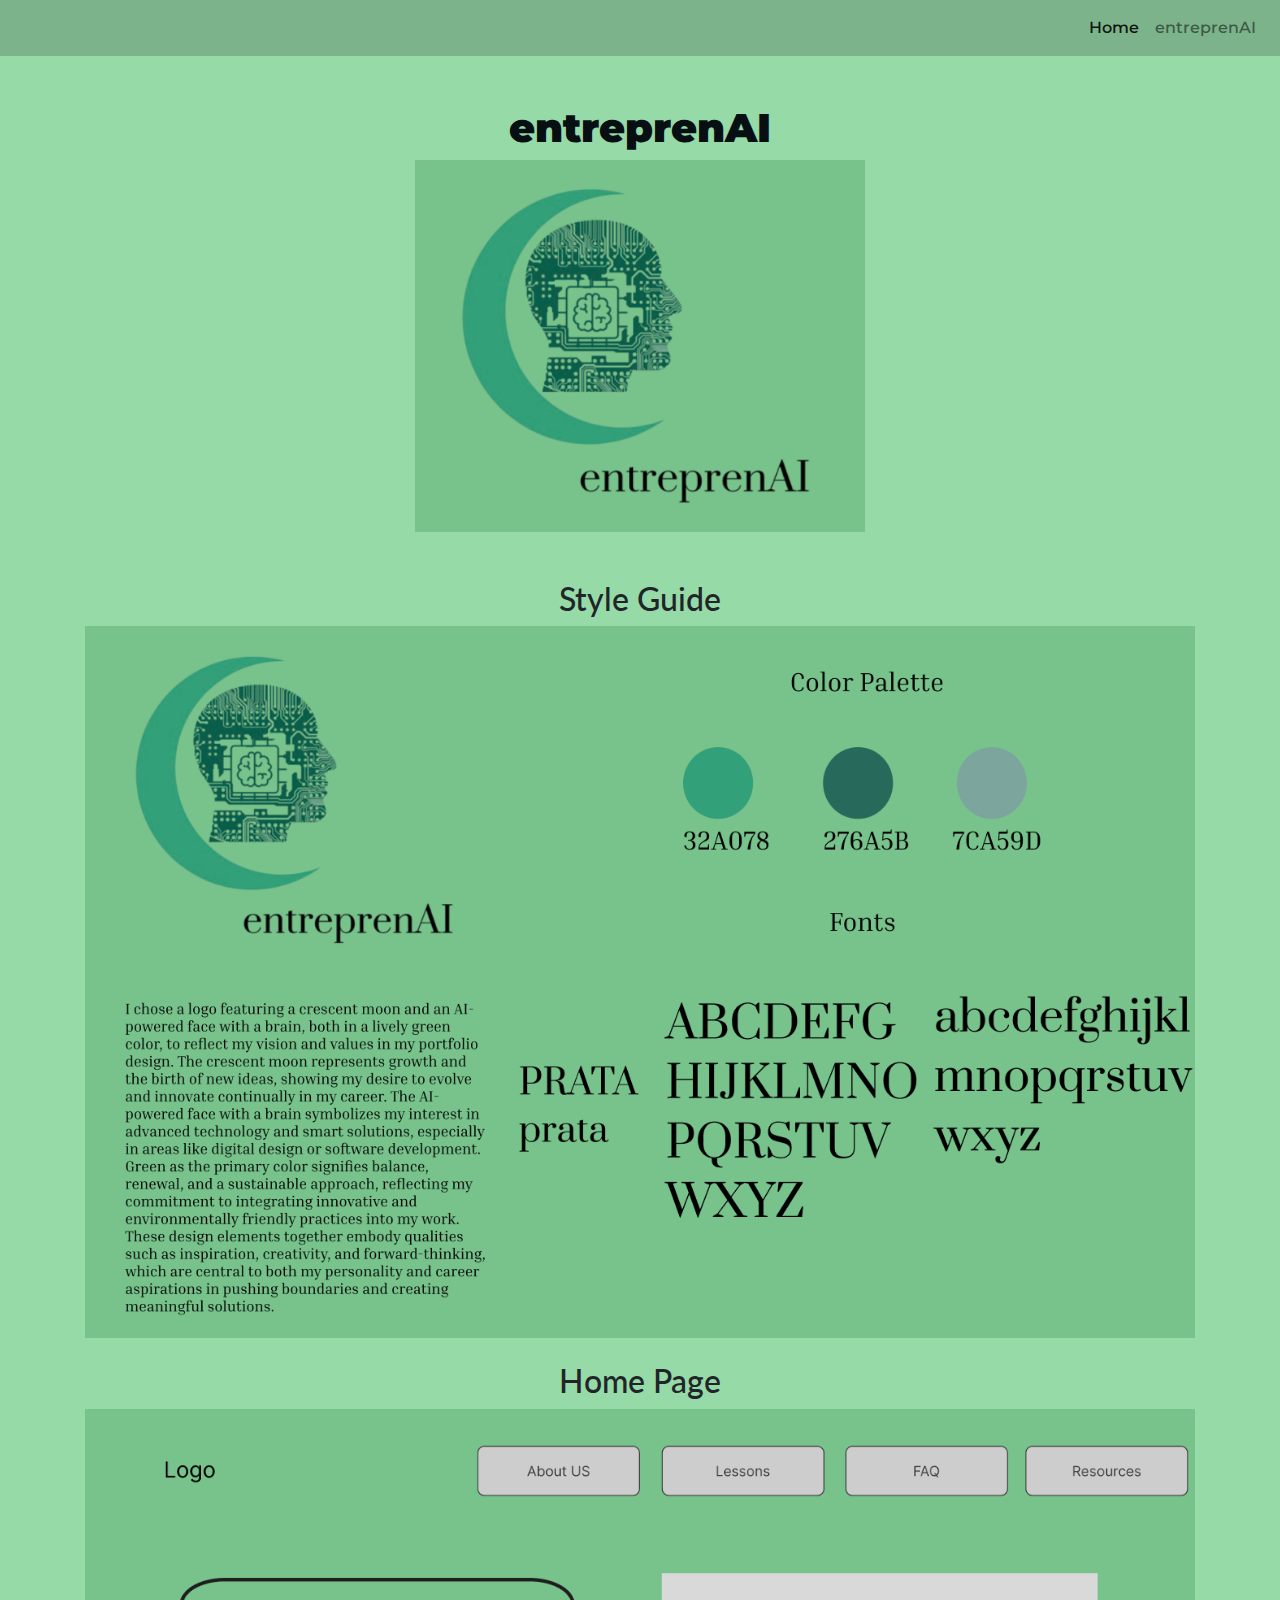
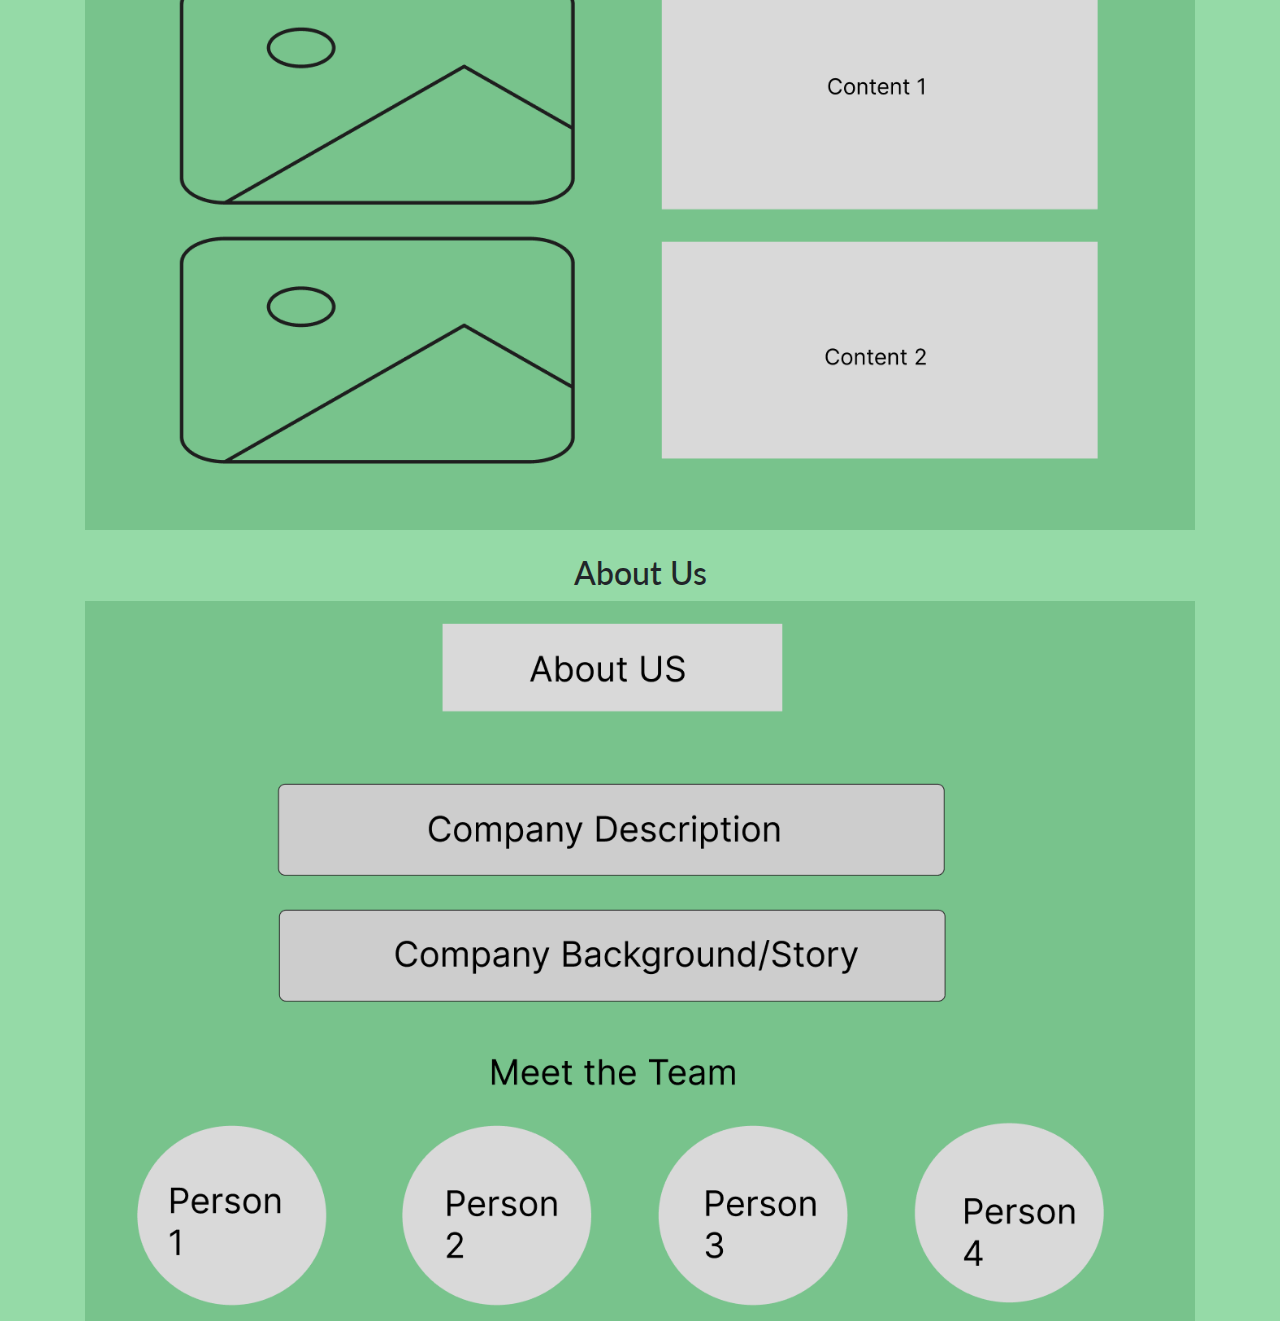
<file: business.html>
<!DOCTYPE html>
<html lang="en">
<head>
  <meta charset="UTF-8">
  <meta name="viewport" content="width=device-width, initial-scale=1.0">
  <title>entreprenAI</title>
  
  <link rel="preconnect" href="https://fonts.googleapis.com">
  <link rel="preconnect" href="https://fonts.gstatic.com" crossorigin>
  <link href="https://fonts.googleapis.com/css2?family=Lato&family=Montserrat:wght@400;600&display=swap" rel="stylesheet">
  <link rel="stylesheet" href="https://maxcdn.bootstrapcdn.com/bootstrap/4.5.2/css/bootstrap.min.css">
  <link rel="stylesheet" href="style.css">
  <style>
    body {
      background-color: #95daa7; 
    }
  </style>
</head>
<body> 
  <!-- Navigation Bar -->
  <nav class="navbar navbar-expand-lg navbar-light bg-green navbarfont">
    <a class="navbar-brand" href="#"></a>
    <button class="navbar-toggler" type="button" data-toggle="collapse" data-target="#navbarNav" aria-controls="navbarNav" aria-expanded="false" aria-label="Toggle navigation">
      <span class="navbar-toggler-icon"></span>
    </button>
    <div class="collapse navbar-collapse" id="navbarNav">
      <ul class="navbar-nav ml-auto">
        <li class="nav-item active">
          <a class="nav-link" href="index.html">Home</a>
        </li>
        <li class="nav-item">
          <a class="nav-link" href="business.html">entreprenAI</a>
        </li>
      </ul>
    </div>
  </nav>

  <!-- Title -->
  <div class="container mt-5">
    <div class="row">
      <div class="col text-center">
        <h1>entreprenAI</h1>
      </div>
    </div>

    <!-- Image -->
    <div class="text-center">
      <img id="businesslogo" src="Logo.jpg" alt="entreprenAI" style="width: 450px; height: auto;">
    </div>
    
    <!-- Additional Titles and Images -->
    <div class="mt-5">
      <div class="row mb-4">
        <div class="col text-center">
          <h2>Style Guide</h2>
          <img src="Style.jpg" alt="Description of Image 1" class="img-fluid">
        </div>
      </div>
      <div class="row mb-4">
        <div class="col text-center">
          <h2>Home Page</h2>
          <img src="Homepage.jpg" alt="Description of Image 2" class="img-fluid">
        </div>
      </div>
      <!-- New Title and Image -->
      <div class="row mb-4">
        <div class="col text-center">
          <h2>About Us</h2>
          <img src="AboutUs.jpg" alt="Description of New Image" class="img-fluid">
        </div>
      </div>
    </div>
    
  </div>

  <script src="https://code.jquery.com/jquery-3.5.1.slim.min.js"></script>
  <script src="https://cdn.jsdelivr.net/npm/@popperjs/core@2.10.2/dist/umd/popper.min.js"></script>
  <script src="https://stackpath.bootstrapcdn.com/bootstrap/4.5.2/js/bootstrap.min.js"></script>
</body>
</html>
</file>
<file: style.css>
html {
  height: 100%;
  width: 100%;
}

body {
  font-family: 'Lato', sans-serif;
}

.navbarfont {
  font-family: 'Montserrat', sans-serif;
  font-weight: 550;
}

h1 {
  font-family: 'Montserrat', sans-serif;
  font-weight: 900;
  color: #070f12; 
}
#bitmoji {
  display: block;
  margin-left: auto;
  margin-right: auto;
  width: 40%;
  border-radius: 50%; 
  border: 1px solid #ddd; 
}

.bg-lightblue {
  background-color: #8cd3eb; 
}

.bg-green {
  background-color: #76a983cc
}
</file>
